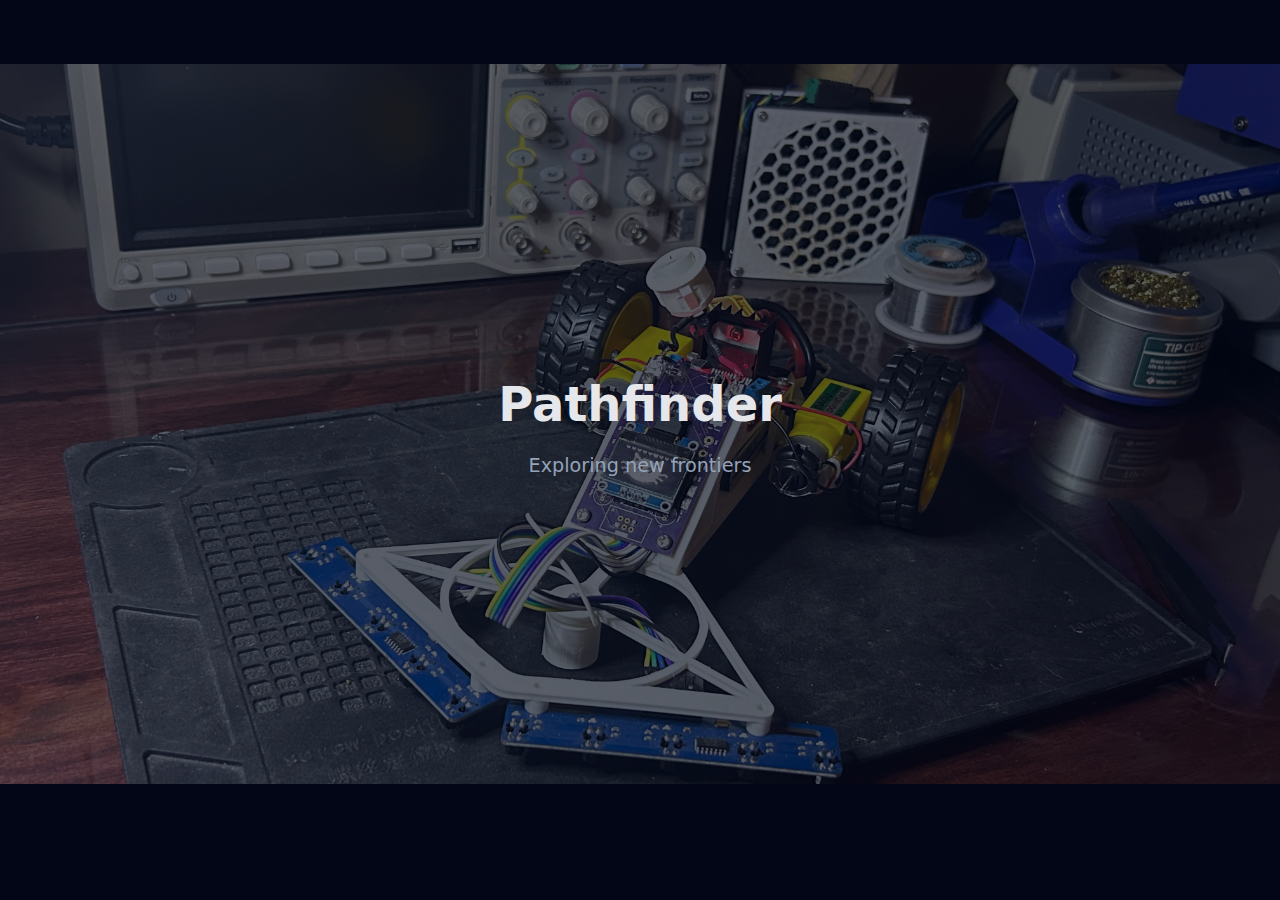
<file: projects/pathfinder.html>
<!DOCTYPE html>
<html lang="en">

<head>
    <meta charset="UTF-8">
    <meta name="viewport" content="width=device-width, initial-scale=1.0">

    <title>Joseph Tobias – Portfolio</title>
    <meta name="description"
        content="Personal portfolio of Joseph Tobias. Programming, simulation systems, and projects.">

    <link rel="stylesheet" href="../style.css">
</head>

<body>

    <!-- ===== Parallax Hero ===== -->
    <header class="hero" style="background-image: url('../assets/Pathfinder.jpg');">
    <div class="hero-content">
        <h1>Pathfinder</h1>
        <p class="subtitle">Exploring new frontiers</p>
    </div>
</header>
</file>
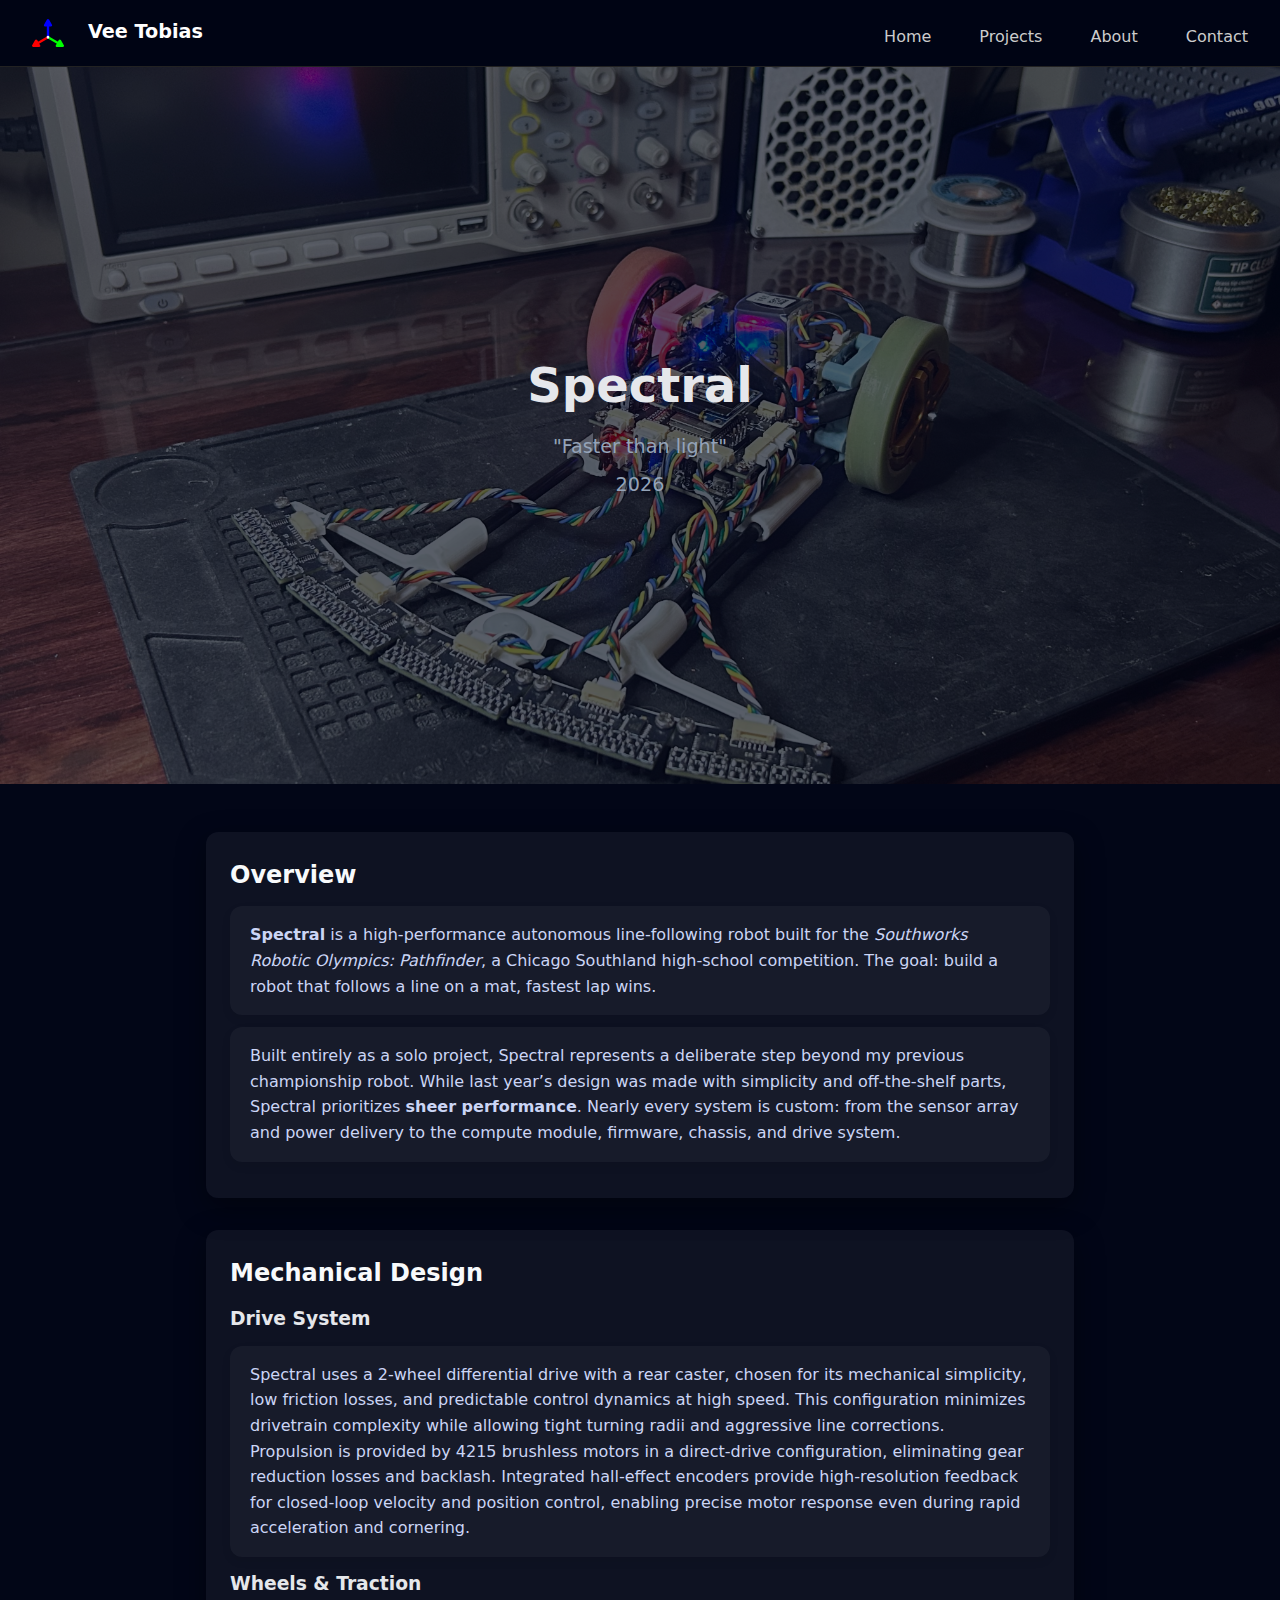
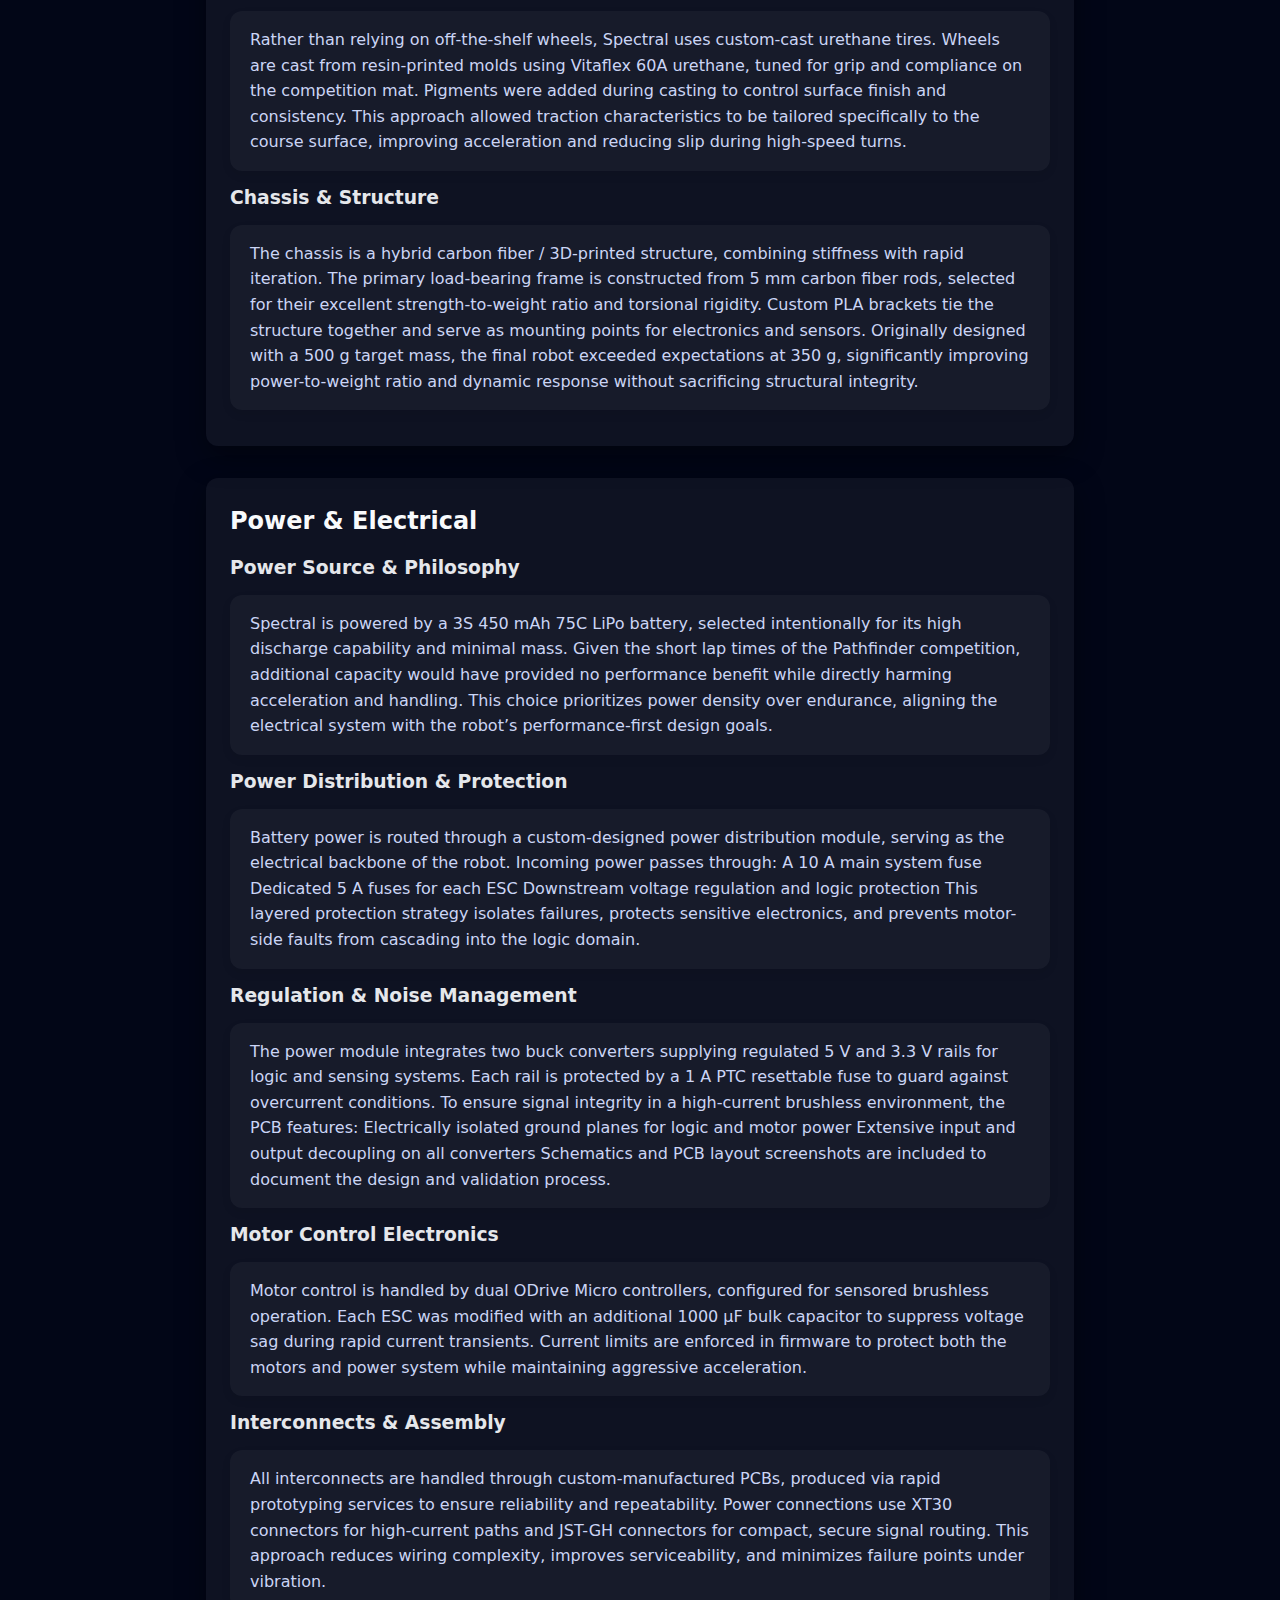
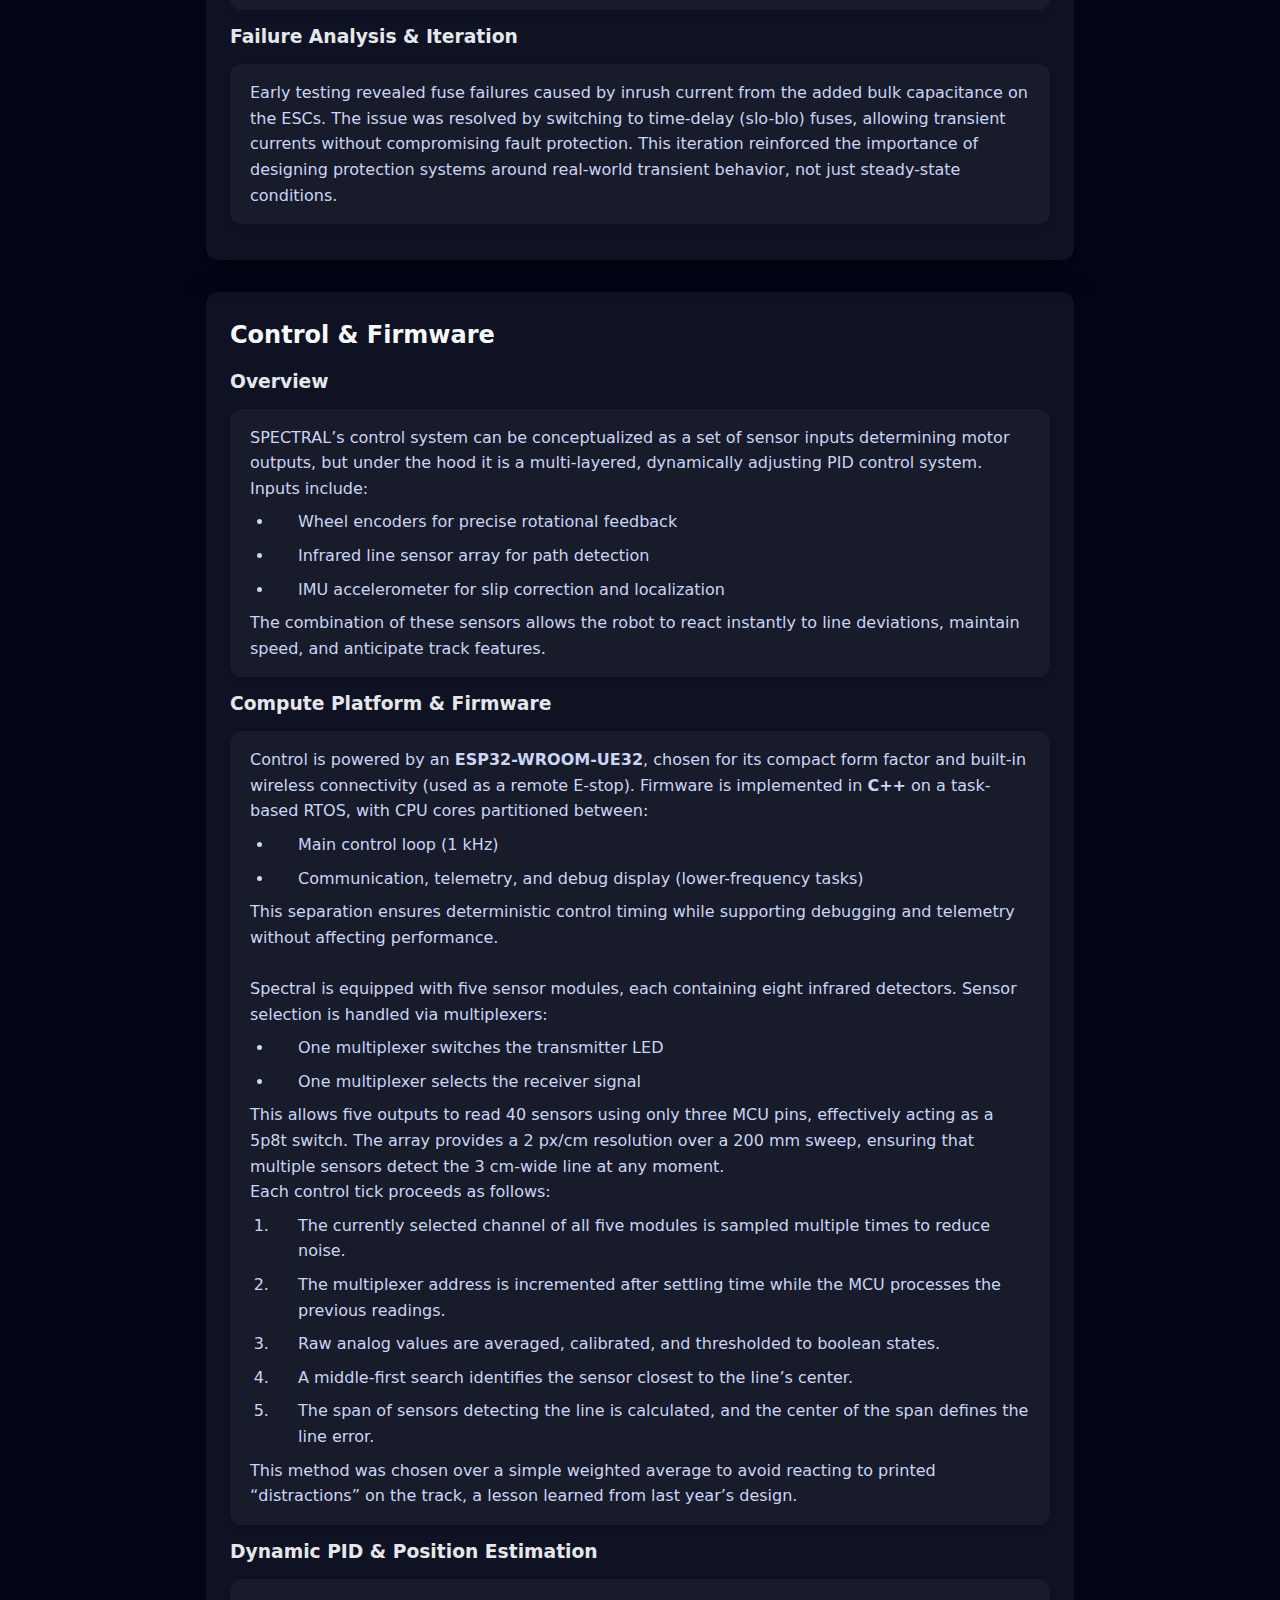
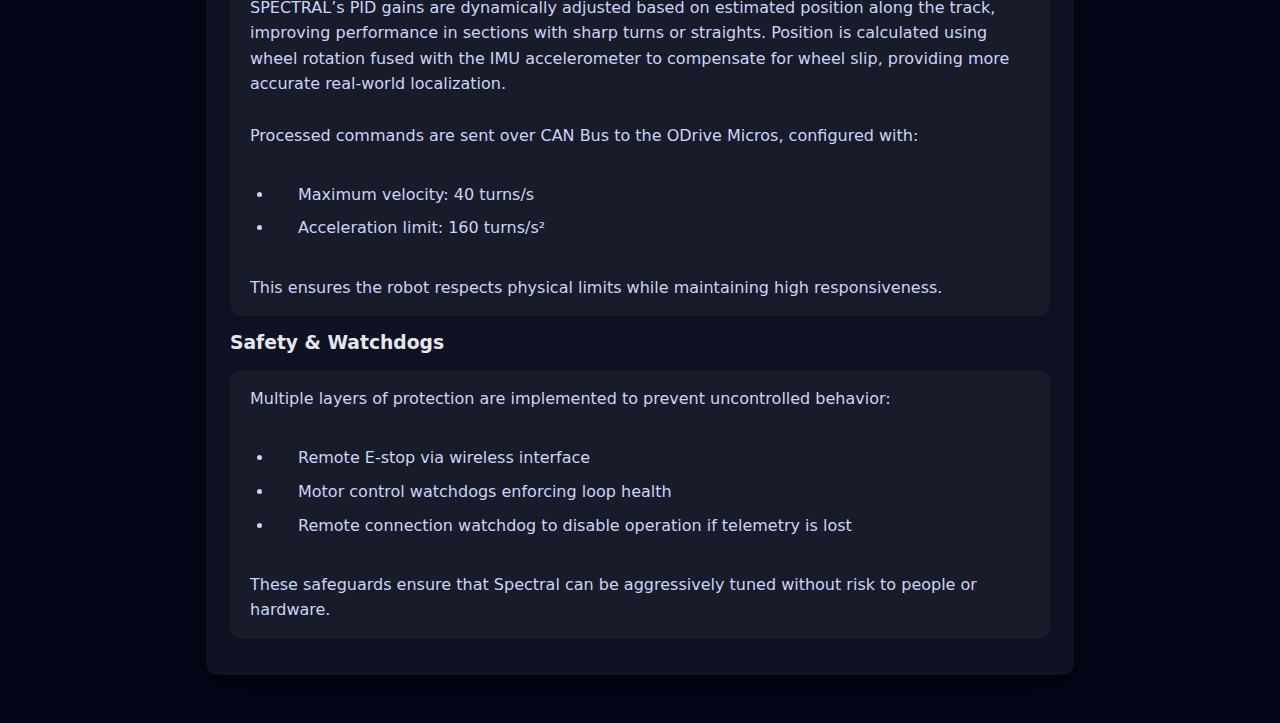
<file: projects/spectral.html>
<!DOCTYPE html>
<html lang="en">

<head>
    <meta charset="UTF-8">
    <meta name="viewport" content="width=device-width, initial-scale=1.0">
    <link rel="icon" href="/assets/gizmo.svg" type="image/x-icon">
    <title>Vee Tobias – Spectral</title>
    <meta name="description" content="Spectral by Vee Tobias.">

    <script src="/scripts/navbar.js" defer></script>
    <link rel="stylesheet" href="/style.css">
</head>

<body>
    <div id="navbar"></div>

    <!-- ===== Parallax Hero ===== -->
    <header class="hero" style="background-image: url('/assets/Spectral.jpg');">
        <div class="hero-content">
            <h1>Spectral</h1>
            <p class="subtitle">"Faster than light"</p>
            <p class="subtitle">2026</p>
        </div>
    </header>

    <main>
        <section class="card"> <!-- Overview -->
            <h2>Overview</h2>

            <div class="subcard">
                <p>
                    <strong>Spectral</strong> is a high-performance autonomous line-following robot built for the
                    <em>Southworks Robotic Olympics: Pathfinder</em>, a Chicago Southland high-school competition.
                    The goal: build a robot that follows a line on a mat, fastest lap wins.
                </p>
            </div>

            <div class="subcard">
                <p>
                    Built entirely as a solo project, Spectral represents a deliberate step beyond my previous
                    championship robot.
                    While last year’s design was made with simplicity and off-the-shelf parts, Spectral prioritizes
                    <strong>sheer performance</strong>.
                    Nearly every system is custom: from the sensor array and power delivery to the compute module,
                    firmware, chassis, and drive system.
                </p>
            </div>
        </section>

        <section class="card"> <!-- Mechanical Design -->
            <h2>Mechanical Design</h2>
            <h3>Drive System</h3>

            <div class="subcard">
                <p>
                    Spectral uses a 2-wheel differential drive with a rear caster, chosen for its mechanical simplicity,
                    low friction losses, and predictable control dynamics at high speed. This configuration minimizes
                    drivetrain complexity while allowing tight turning radii and aggressive line corrections.

                    Propulsion is provided by 4215 brushless motors in a direct-drive configuration, eliminating gear
                    reduction losses and backlash. Integrated hall-effect encoders provide high-resolution feedback for
                    closed-loop velocity and position control, enabling precise motor response even during rapid
                    acceleration and cornering.
                </p>
            </div>
            <h3>Wheels & Traction</h3>
            <div class="subcard">
                <p>
                    Rather than relying on off-the-shelf wheels, Spectral uses custom-cast urethane tires. Wheels are
                    cast from
                    resin-printed molds using Vitaflex 60A urethane, tuned for grip and compliance on the competition
                    mat.
                    Pigments were added during casting to control surface finish and consistency.

                    This approach allowed traction characteristics to be tailored specifically to the course surface,
                    improving
                    acceleration and reducing slip during high-speed turns.
                </p>
            </div>
            <h3>Chassis & Structure</h3>
            <div class="subcard">
                <p>
                    The chassis is a hybrid carbon fiber / 3D-printed structure, combining stiffness with rapid
                    iteration. The
                    primary load-bearing frame is constructed from 5 mm carbon fiber rods, selected for their excellent
                    strength-to-weight ratio and torsional rigidity. Custom PLA brackets tie the structure together and
                    serve as
                    mounting points for electronics and sensors.

                    Originally designed with a 500 g target mass, the final robot exceeded expectations at 350 g,
                    significantly
                    improving power-to-weight ratio and dynamic response without sacrificing structural integrity.
                </p>
            </div>

        </section>

        <section class="card"> <!-- Electrical System -->
            <h2>Power & Electrical</h2>
            <h3>Power Source & Philosophy</h3>
            <div class="subcard">
                <p>
                    Spectral is powered by a 3S 450 mAh 75C LiPo battery, selected intentionally for its high discharge
                    capability and minimal mass. Given the short lap times of the Pathfinder competition, additional
                    capacity
                    would have provided no performance benefit while directly harming acceleration and handling.

                    This choice prioritizes power density over endurance, aligning the electrical system with the
                    robot’s
                    performance-first design goals.
                </p>
            </div>
            <h3>Power Distribution & Protection</h3>
            <div class="subcard">
                <p>
                    Battery power is routed through a custom-designed power distribution module, serving as the
                    electrical
                    backbone of the robot. Incoming power passes through:

                    A 10 A main system fuse

                    Dedicated 5 A fuses for each ESC

                    Downstream voltage regulation and logic protection

                    This layered protection strategy isolates failures, protects sensitive electronics, and prevents
                    motor-side
                    faults from cascading into the logic domain.
                </p>
            </div>
            <h3>Regulation & Noise Management</h3>
            <div class="subcard">
                <p>
                    The power module integrates two buck converters supplying regulated 5 V and 3.3 V rails for logic
                    and
                    sensing systems. Each rail is protected by a 1 A PTC resettable fuse to guard against overcurrent
                    conditions.

                    To ensure signal integrity in a high-current brushless environment, the PCB features:

                    Electrically isolated ground planes for logic and motor power

                    Extensive input and output decoupling on all converters

                    Schematics and PCB layout screenshots are included to document the design and validation process.
                </p>
            </div>
            <h3>Motor Control Electronics</h3>
            <div class="subcard">
                <p>
                    Motor control is handled by dual ODrive Micro controllers, configured for sensored brushless
                    operation. Each
                    ESC was modified with an additional 1000 µF bulk capacitor to suppress voltage sag during rapid
                    current
                    transients.

                    Current limits are enforced in firmware to protect both the motors and power system while
                    maintaining
                    aggressive acceleration.
                </p>
            </div>
            <h3>Interconnects & Assembly</h3>
            <div class="subcard">
                <p>
                    All interconnects are handled through custom-manufactured PCBs, produced via rapid prototyping
                    services to
                    ensure reliability and repeatability. Power connections use XT30 connectors for
                    high-current
                    paths and JST-GH connectors for compact, secure signal routing.

                    This approach reduces wiring complexity, improves serviceability, and minimizes failure points under
                    vibration.
                </p>
            </div>
            <h3>Failure Analysis & Iteration</h3>
            <div class="subcard">
                <p>
                    Early testing revealed fuse failures caused by inrush current from the added bulk capacitance on the
                    ESCs.
                    The issue was resolved by switching to time-delay (slo-blo) fuses, allowing transient currents
                    without
                    compromising fault protection.

                    This iteration reinforced the importance of designing protection systems around real-world transient
                    behavior, not just steady-state conditions.
                </p>
            </div>
        </section>

        <section class="card"> <!-- Control & Firmware -->
            <h2>Control & Firmware</h2>

            <h3>Overview</h3>
            <div class="subcard">
                <p>
                    SPECTRAL’s control system can be conceptualized as a set of sensor inputs determining motor outputs,
                    but under the hood it is a multi-layered, dynamically adjusting PID control system. Inputs include:
                </p>
                <ul>
                    <li>Wheel encoders for precise rotational feedback</li>
                    <li>Infrared line sensor array for path detection</li>
                    <li>IMU accelerometer for slip correction and localization</li>
                </ul>
                <p>
                    The combination of these sensors allows the robot to react instantly to line deviations, maintain
                    speed, and
                    anticipate track features.
                </p>
            </div>

            <h3>Compute Platform & Firmware</h3>
            <div class="subcard">
                <p>
                    Control is powered by an <strong>ESP32-WROOM-UE32</strong>, chosen for its compact form factor and
                    built-in wireless connectivity (used as a remote E-stop). Firmware is implemented in
                    <strong>C++</strong> on a task-based RTOS, with CPU cores partitioned between:
                </p>
                <ul>
                    <li>Main control loop (1 kHz)</li>
                    <li>Communication, telemetry, and debug display (lower-frequency tasks)</li>
                </ul>
                <p>
                    This separation ensures deterministic control timing while supporting debugging and telemetry
                    without affecting performance.
                </p>

                <br>

                <p>Spectral is equipped with five sensor modules, each containing eight infrared detectors. Sensor
                    selection is handled via multiplexers:</p>
                <ul>
                    <li>One multiplexer switches the transmitter LED</li>
                    <li>One multiplexer selects the receiver signal</li>
                </ul>
                <p>
                    This allows five outputs to read 40 sensors using only three MCU pins, effectively acting as a 5p8t
                    switch.
                    The array provides a 2 px/cm resolution over a 200 mm sweep, ensuring that multiple sensors detect
                    the 3 cm-wide line at any moment.
                </p>
                <p>Each control tick proceeds as follows:</p>
                <ol>
                    <li>The currently selected channel of all five modules is sampled multiple times to reduce noise.
                    </li>
                    <li>The multiplexer address is incremented after settling time while the MCU processes the previous
                        readings.</li>
                    <li>Raw analog values are averaged, calibrated, and thresholded to boolean states.</li>
                    <li>A middle-first search identifies the sensor closest to the line’s center.</li>
                    <li>The span of sensors detecting the line is calculated, and the center of the span defines the
                        line error.</li>
                </ol>
                <p>
                    This method was chosen over a simple weighted average to avoid reacting to printed “distractions” on
                    the track, a lesson learned from last year’s design.
                </p>
            </div>

            <h3>Dynamic PID & Position Estimation</h3>
            <div class="subcard">
                <p>
                    SPECTRAL’s PID gains are dynamically adjusted based on estimated position along the track, improving
                    performance in sections with sharp turns or straights. Position is calculated using wheel rotation
                    fused with the IMU accelerometer to compensate for wheel slip, providing more accurate real-world
                    localization.
                </p>

                <br>
                <p>Processed commands are sent over CAN Bus to the ODrive Micros, configured with:</p>
                <br>
                <ul>
                    <li>Maximum velocity: 40 turns/s</li>
                    <li>Acceleration limit: 160 turns/s²</li>
                </ul>
                <br>
                <p>
                    This ensures the robot respects physical limits while maintaining high responsiveness.
                </p>
            </div>

            <h3>Safety & Watchdogs</h3>
            <div class="subcard">
                <p>Multiple layers of protection are implemented to prevent uncontrolled behavior:</p>
                <br>
                <ul>
                    <li>Remote E-stop via wireless interface</li>
                    <li>Motor control watchdogs enforcing loop health</li>
                    <li>Remote connection watchdog to disable operation if telemetry is lost</li>
                </ul>
                <br>
                <p>
                    These safeguards ensure that Spectral can be aggressively tuned without risk to people or hardware.
                </p>
            </div>
        </section>




    </main>

</body>
</file>
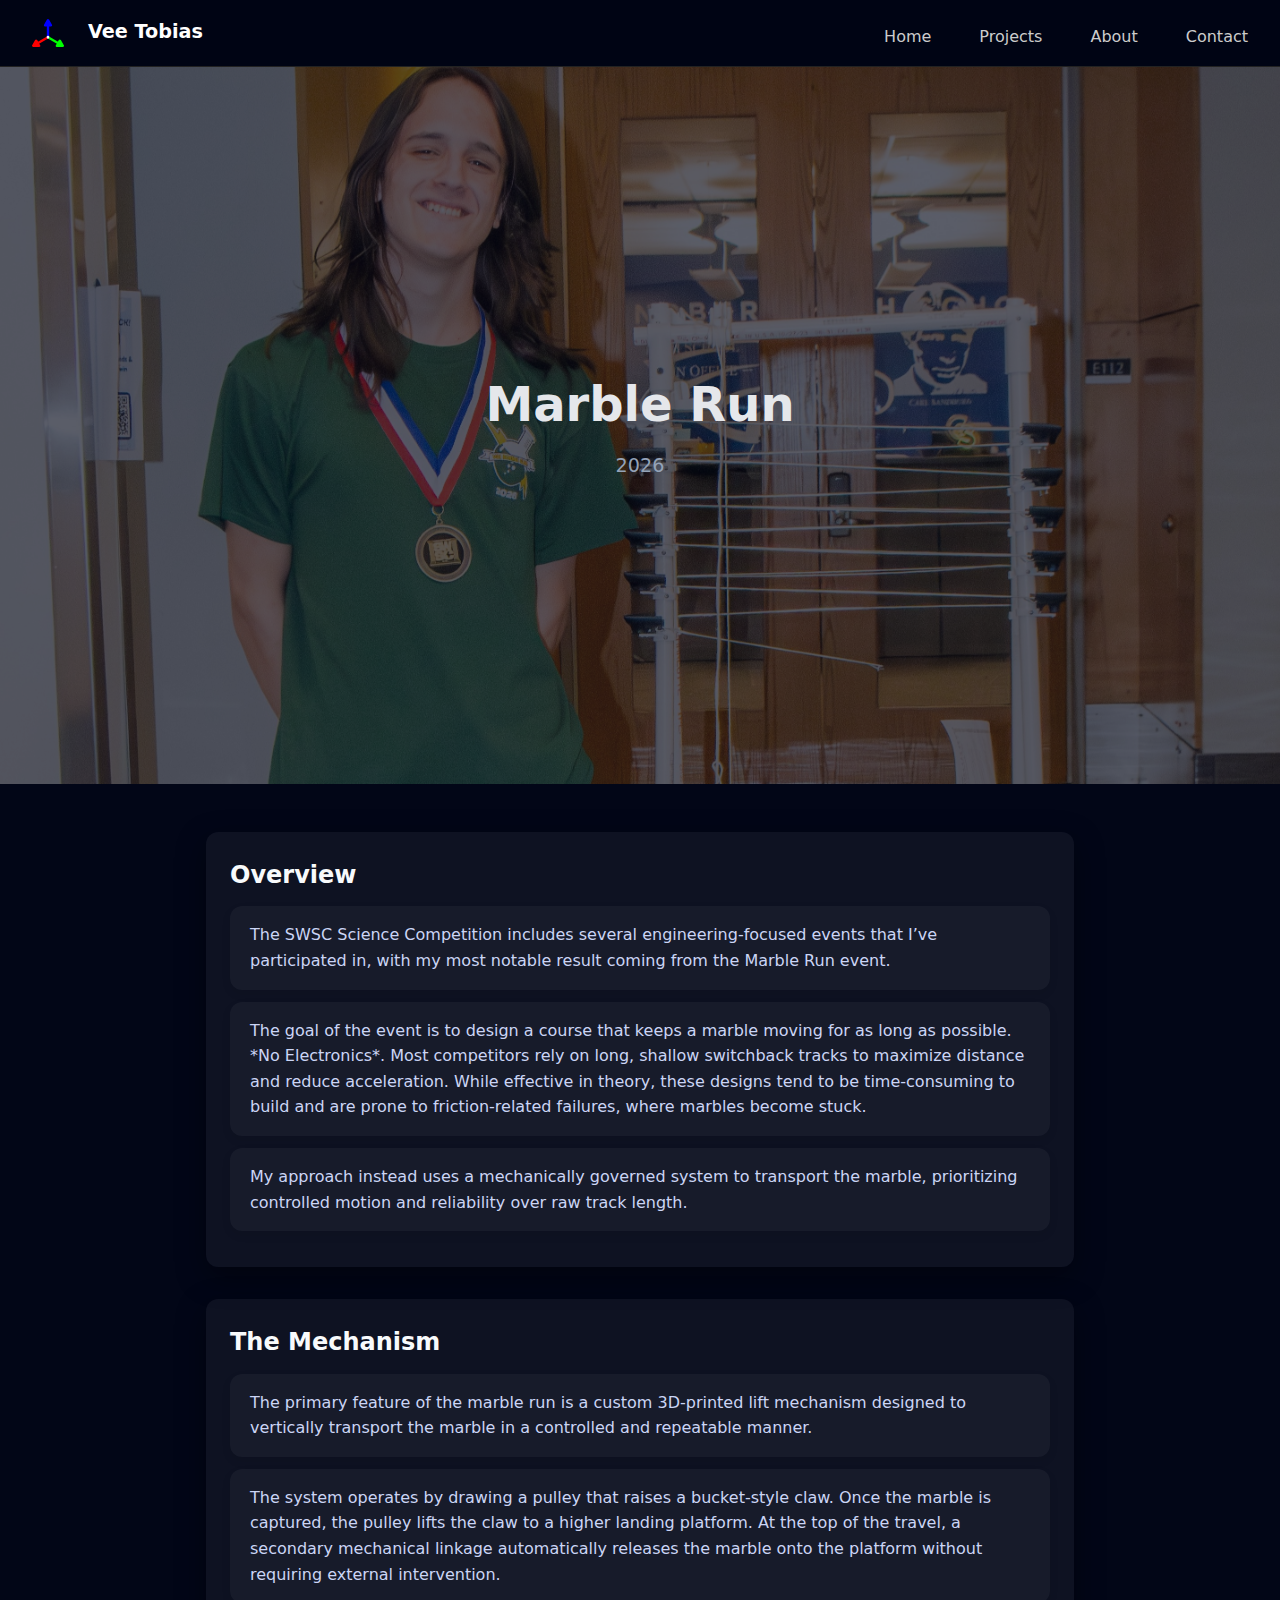
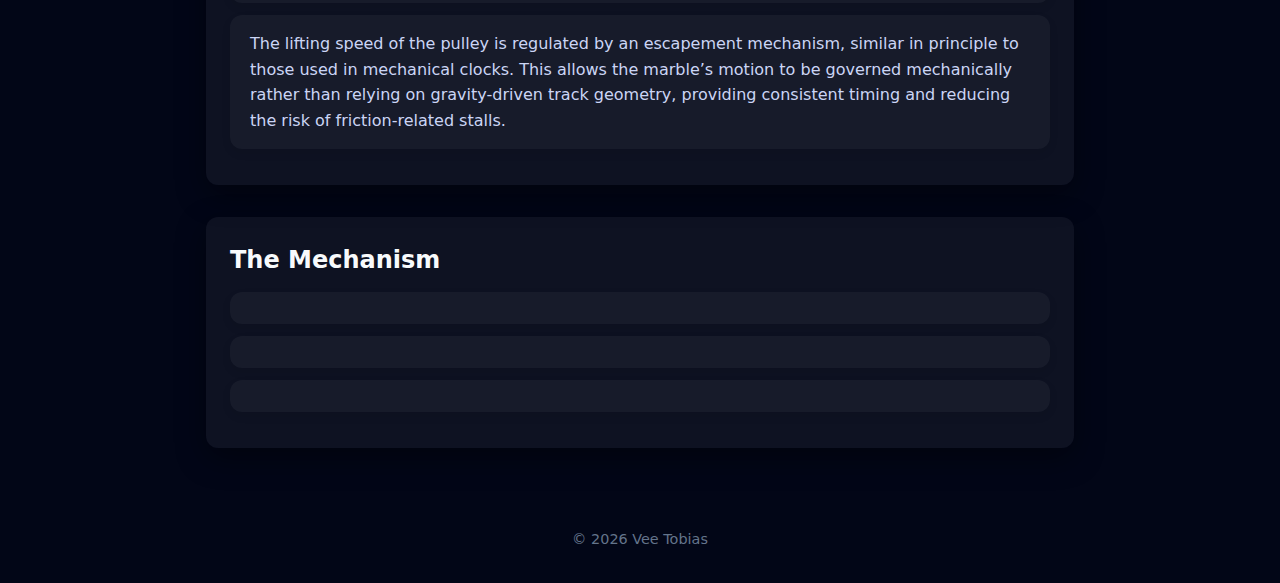
<file: projects/marblerun/marblerun.html>
<!DOCTYPE html>
<html lang="en">

<head>
    <meta charset="UTF-8">
    <meta name="viewport" content="width=device-width, initial-scale=1.0">
    <link rel="icon" href="/assets/gizmo.svg" type="image/x-icon">
    <title>Vee Tobias – Marble Run</title>
    <meta name="description" content="Marble Run by Vee Tobias.">
    <script src="/scripts/navbar.js" defer></script>
    <link rel="stylesheet" href="/style.css">
</head>

<body>
    <div id="navbar"></div>

    <!-- ===== Parallax Hero ===== -->
    <header class="hero" style="background-image: url('/projects/marblerun/MarbleRun.jpg');">
        <div class="hero-content">
            <h1>Marble Run</h1>
            <p class="subtitle">2026</p>
        </div>
    </header>
    <main>
        <section class="card">
            <h2>Overview</h2>
            <div class="subcard">
                <p>
                    The SWSC Science Competition includes several engineering-focused events that I’ve participated in,
                    with
                    my most notable result coming from the Marble Run event.

                </p>
            </div>
            <div class="subcard">
                <p>
                    The goal of the event is to design a course that keeps a marble moving for as long as possible. *No
                    Electronics*. Most
                    competitors rely on long, shallow switchback tracks to maximize distance and reduce acceleration.
                    While
                    effective in theory, these designs tend to be time-consuming to build and are prone to
                    friction-related
                    failures, where marbles become stuck.
                </p>
            </div>
            <div class="subcard">
                <p>
                    My approach instead uses a mechanically governed system to transport the marble, prioritizing
                    controlled
                    motion and reliability over raw track length.
                </p>
            </div>

        </section>

        <section class="card">
            <h2>The Mechanism</h2>
            <div class="subcard">
                <p>
                    The primary feature of the marble run is a custom 3D-printed lift mechanism designed to vertically
                    transport the marble in a controlled and repeatable manner.
                </p>
            </div>
            <div class="subcard">
                <p>
                    The system operates by drawing a pulley that raises a bucket-style claw. Once the marble is
                    captured,
                    the pulley lifts the claw to a higher landing platform. At the top of the travel, a secondary
                    mechanical
                    linkage automatically releases the marble onto the platform without requiring external intervention.
                </p>
            </div>
            <div class="subcard">
                <p>
                    The lifting speed of the pulley is regulated by an escapement mechanism, similar in principle to
                    those
                    used in mechanical clocks. This allows the marble’s motion to be governed mechanically rather than
                    relying on gravity-driven track geometry, providing consistent timing and reducing the risk of
                    friction-related stalls.
                </p>
            </div>
        </section>

        <section class="card">
            <h2>The Mechanism</h2>
            <div class="subcard">
                <p>

                </p>
            </div>
            <div class="subcard">
                <p>

                </p>
            </div>
            <div class="subcard">
                <p>

                </p>
            </div>
        </section>
    </main>
    <footer>
        <p>© 2026 Vee Tobias</p>
    </footer>
</body>
</file>
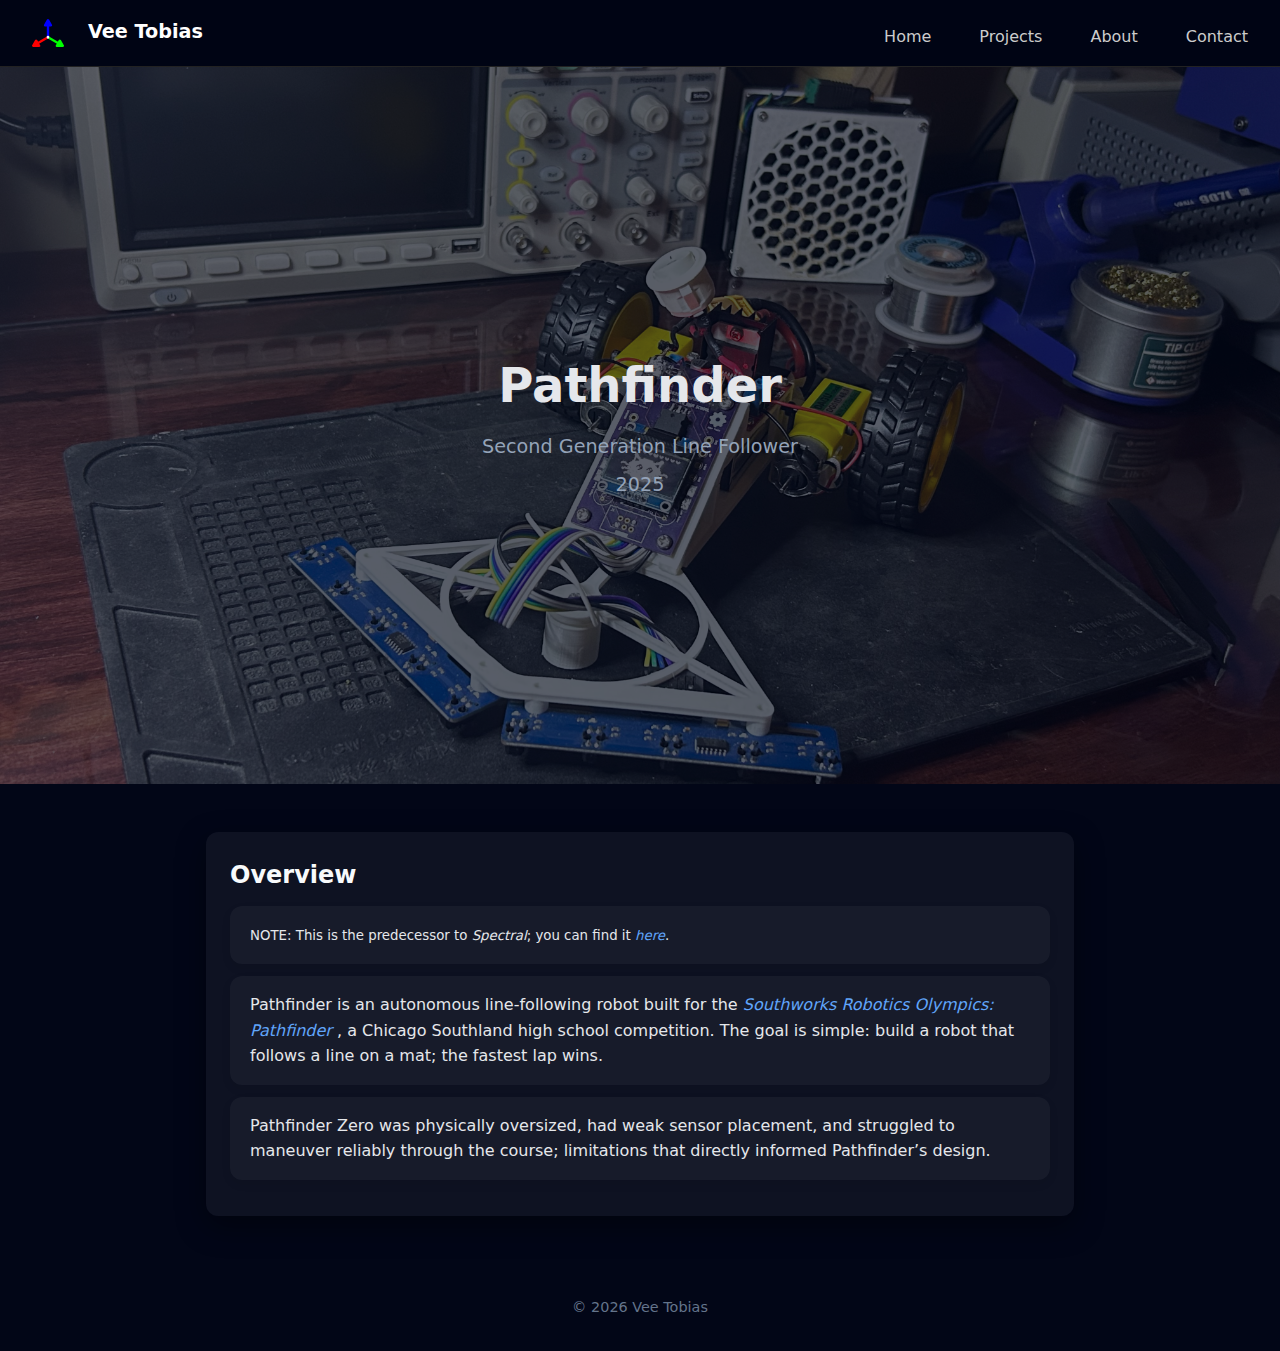
<file: projects/pathfinder/pathfinder.html>
<!DOCTYPE html>
<html lang="en">

<head>
    <meta charset="UTF-8">
    <meta name="viewport" content="width=device-width, initial-scale=1.0">
    <link rel="icon" href="/assets/gizmo.svg" type="image/x-icon">
    <meta name="description" content="Pathfinder by Vee Tobias.">
    <title>Vee Tobias – Pathfinder</title>
    <script src="/scripts/navbar.js" defer></script>
    <link rel="stylesheet" href="/style.css">
</head>

<body>
    <div id="navbar"></div>
    <!-- ===== Parallax Hero ===== -->
    <header class="hero" style="background-image: url('/projects/pathfinder/Pathfinder.jpg');">
        <div class="hero-content">
            <h1>Pathfinder</h1>
            <p class="subtitle">Second Generation Line Follower</p>
            <p class="subtitle">2025</p>
        </div>
    </header>
    <main>
        <section class="card">
            <h2>Overview</h2>

            <div class="subcard">
                <small>
                    NOTE: This is the predecessor to <em>Spectral</em>; you can find it
                    <a href="/projects/spectral/spectral.html"><em>here</em></a>.
                </small>
            </div>

            <div class="subcard">
                Pathfinder is an autonomous line-following robot built for the
                <a href="https://www.southworksrobotics.com/" target="_blank" rel="noopener noreferrer">
                    <em>Southworks Robotics Olympics: Pathfinder</em>
                </a>,
                a Chicago Southland high school competition.
                The goal is simple: build a robot that follows a line on a mat; the fastest lap wins.
            </div>

            <div class="subcard">
                Pathfinder Zero was physically oversized, had weak sensor placement,
                and struggled to maneuver reliably through the course; limitations
                that directly informed Pathfinder’s design.

            </div>
        </section>

    </main>
    <footer>
        <p>© 2026 Vee Tobias</p>
    </footer>
</body>
</file>
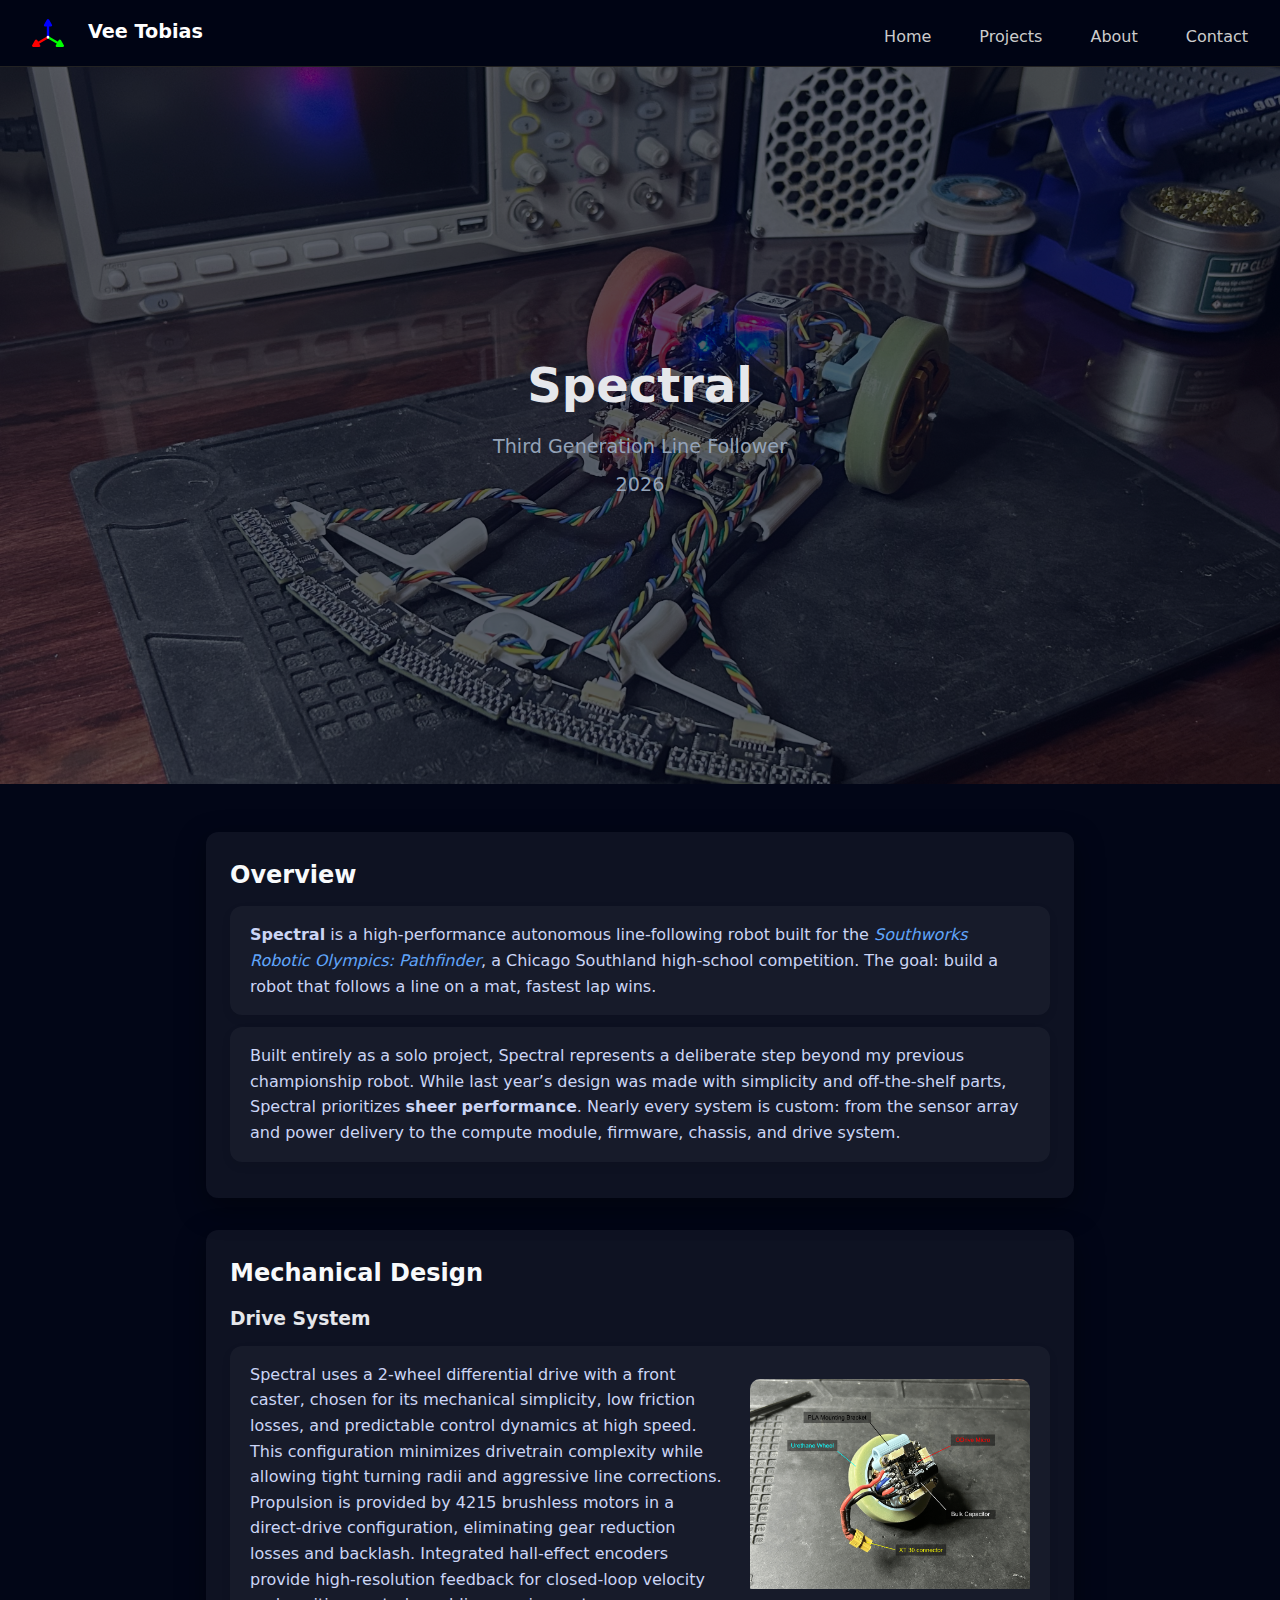
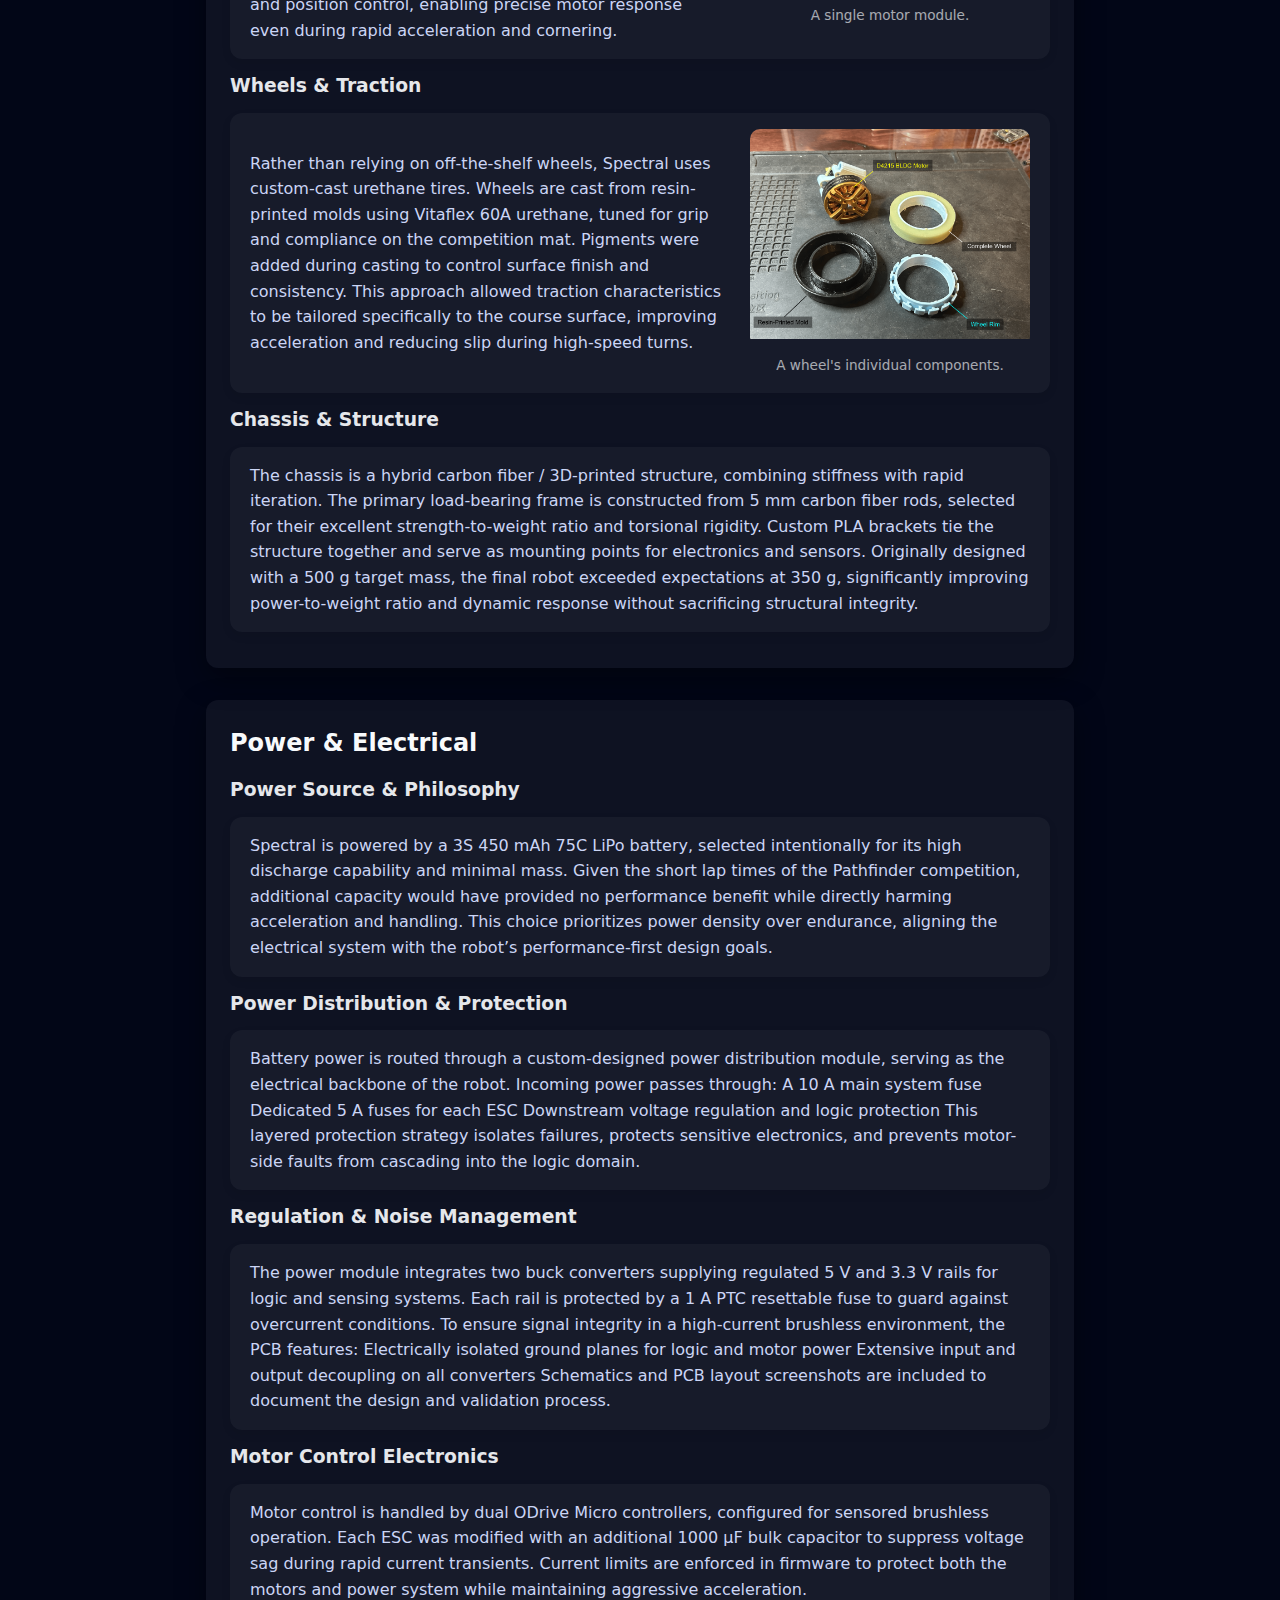
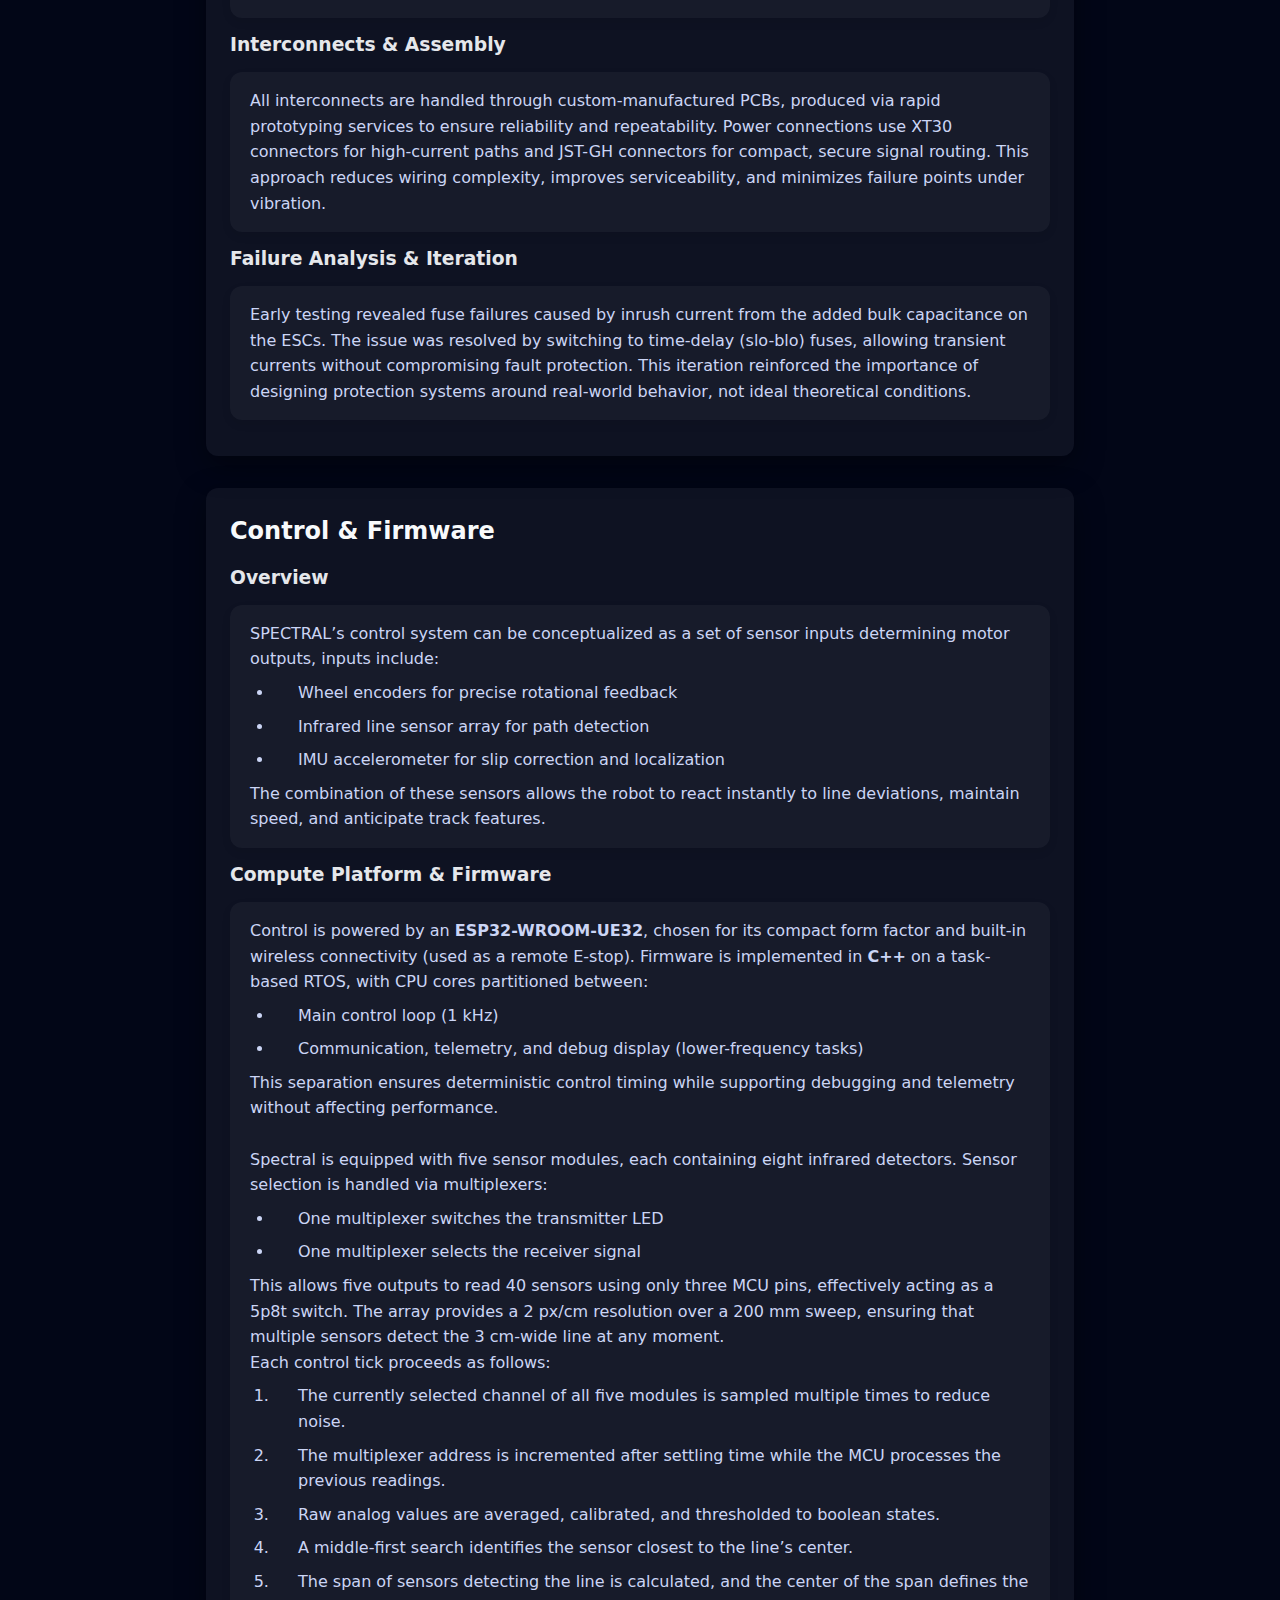
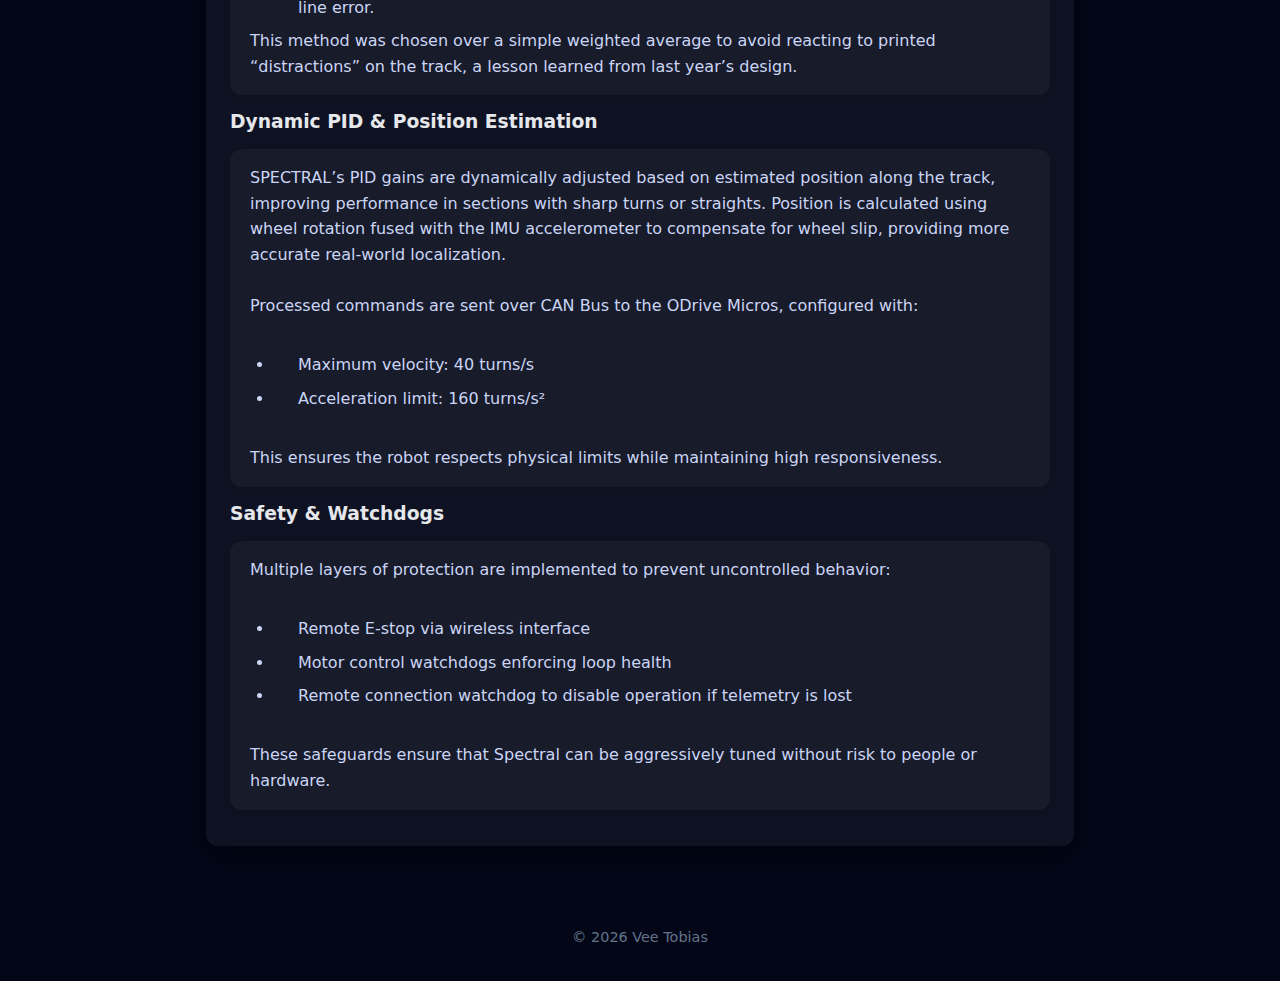
<file: projects/spectral/spectral.html>
<!DOCTYPE html>
<html lang="en">

<head>
    <meta charset="UTF-8">
    <meta name="viewport" content="width=device-width, initial-scale=1.0">
    <link rel="icon" href="/assets/gizmo.svg" type="image/x-icon">
    <title>Vee Tobias – Spectral</title>
    <meta name="description" content="Spectral by Vee Tobias.">

    <script src="/scripts/navbar.js" defer></script>
    <link rel="stylesheet" href="/style.css">
</head>

<body>
    <div id="navbar"></div>

    <!-- ===== Parallax Hero ===== -->
    <header class="hero" style="background-image: url('/projects/spectral/Spectral.jpg');">
        <div class="hero-content">
            <h1>Spectral</h1>
            <p class="subtitle">Third Generation Line Follower</p>
            <p class="subtitle">2026</p>
        </div>
    </header>

    <main>
        <section class="card"> <!-- Overview -->
            <h2>Overview</h2>

            <div class="subcard">
                <p>
                    <strong>Spectral</strong> is a high-performance autonomous line-following robot built for the
                    <a href="https://www.southworksrobotics.com/" target="_blank"
                        rel="noopener noreferrer"><em>Southworks
                            Robotic
                            Olympics: Pathfinder</em></a>, a Chicago Southland high-school competition.
                    The goal: build a robot that follows a line on a mat, fastest lap wins.
                </p>
            </div>

            <div class="subcard">
                <p>
                    Built entirely as a solo project, Spectral represents a deliberate step beyond my previous
                    championship robot.
                    While last year’s design was made with simplicity and off-the-shelf parts, Spectral prioritizes
                    <strong>sheer performance</strong>.
                    Nearly every system is custom: from the sensor array and power delivery to the compute module,
                    firmware, chassis, and drive system.
                </p>
            </div>
        </section>

        <section class="card"> <!-- Mechanical Design -->
            <h2>Mechanical Design</h2>
            <h3>Drive System</h3>

            <div class="subcard subcard-flex">
                <div class="subcard-text">
                    <p>
                        Spectral uses a 2-wheel differential drive with a front caster, chosen for its mechanical
                        simplicity,
                        low friction losses, and predictable control dynamics at high speed. This configuration
                        minimizes
                        drivetrain complexity while allowing tight turning radii and aggressive line corrections.

                        Propulsion is provided by 4215 brushless motors in a direct-drive configuration, eliminating
                        gear
                        reduction losses and backlash. Integrated hall-effect encoders provide high-resolution feedback
                        for
                        closed-loop velocity and position control, enabling precise motor response even during rapid
                        acceleration and cornering.
                    </p>
                </div>

                <figure class="subcard-figure">
                    <div class="image-zoom-container">
                    <img src="wheel_module.png" alt="Spectral Wheel Module">
                    </div>
                    <figcaption>
                        A single motor module.
                    </figcaption>
                </figure>
            </div>
            <h3>Wheels & Traction</h3>
            <div class="subcard subcard-flex">
                <div class="subcard-text">
                    <p>
                        Rather than relying on off-the-shelf wheels, Spectral uses custom-cast urethane tires. Wheels
                        are
                        cast from
                        resin-printed molds using Vitaflex 60A urethane, tuned for grip and compliance on the
                        competition
                        mat.
                        Pigments were added during casting to control surface finish and consistency.

                        This approach allowed traction characteristics to be tailored specifically to the course
                        surface,
                        improving
                        acceleration and reducing slip during high-speed turns.
                    </p>
                </div>

                <figure class="subcard-figure">

                    <div class="image-zoom-container">
                        <img src="wheel_expanded.png" alt="Spectral drivetrain">
                    </div>
                    <figcaption>
                        A wheel's individual components.
                    </figcaption>
                </figure>
            </div>
            <h3>Chassis & Structure</h3>
            <div class="subcard">
                <p>
                    The chassis is a hybrid carbon fiber / 3D-printed structure, combining stiffness with rapid
                    iteration. The
                    primary load-bearing frame is constructed from 5 mm carbon fiber rods, selected for their excellent
                    strength-to-weight ratio and torsional rigidity. Custom PLA brackets tie the structure together and
                    serve as
                    mounting points for electronics and sensors.

                    Originally designed with a 500 g target mass, the final robot exceeded expectations at 350 g,
                    significantly
                    improving power-to-weight ratio and dynamic response without sacrificing structural integrity.
                </p>
            </div>

        </section>

        <section class="card"> <!-- Electrical System -->
            <h2>Power & Electrical</h2>
            <h3>Power Source & Philosophy</h3>
            <div class="subcard">
                <p>
                    Spectral is powered by a 3S 450 mAh 75C LiPo battery, selected intentionally for its high discharge
                    capability and minimal mass. Given the short lap times of the Pathfinder competition, additional
                    capacity
                    would have provided no performance benefit while directly harming acceleration and handling.

                    This choice prioritizes power density over endurance, aligning the electrical system with the
                    robot’s
                    performance-first design goals.
                </p>
            </div>
            <h3>Power Distribution & Protection</h3>
            <div class="subcard">
                <p>
                    Battery power is routed through a custom-designed power distribution module, serving as the
                    electrical
                    backbone of the robot. Incoming power passes through:

                    A 10 A main system fuse

                    Dedicated 5 A fuses for each ESC

                    Downstream voltage regulation and logic protection

                    This layered protection strategy isolates failures, protects sensitive electronics, and prevents
                    motor-side
                    faults from cascading into the logic domain.
                </p>
            </div>
            <h3>Regulation & Noise Management</h3>
            <div class="subcard">
                <p>
                    The power module integrates two buck converters supplying regulated 5 V and 3.3 V rails for logic
                    and
                    sensing systems. Each rail is protected by a 1 A PTC resettable fuse to guard against overcurrent
                    conditions.

                    To ensure signal integrity in a high-current brushless environment, the PCB features:

                    Electrically isolated ground planes for logic and motor power

                    Extensive input and output decoupling on all converters

                    Schematics and PCB layout screenshots are included to document the design and validation process.
                </p>
            </div>
            <h3>Motor Control Electronics</h3>
            <div class="subcard">
                <p>
                    Motor control is handled by dual ODrive Micro controllers, configured for sensored brushless
                    operation. Each
                    ESC was modified with an additional 1000 µF bulk capacitor to suppress voltage sag during rapid
                    current
                    transients.

                    Current limits are enforced in firmware to protect both the motors and power system while
                    maintaining
                    aggressive acceleration.
                </p>
            </div>
            <h3>Interconnects & Assembly</h3>
            <div class="subcard">
                <p>
                    All interconnects are handled through custom-manufactured PCBs, produced via rapid prototyping
                    services to
                    ensure reliability and repeatability. Power connections use XT30 connectors for
                    high-current
                    paths and JST-GH connectors for compact, secure signal routing.

                    This approach reduces wiring complexity, improves serviceability, and minimizes failure points under
                    vibration.
                </p>
            </div>
            <h3>Failure Analysis & Iteration</h3>
            <div class="subcard">
                <p>
                    Early testing revealed fuse failures caused by inrush current from the added bulk capacitance on the
                    ESCs.
                    The issue was resolved by switching to time-delay (slo-blo) fuses, allowing transient currents
                    without
                    compromising fault protection.

                    This iteration reinforced the importance of designing protection systems around real-world
                    behavior, not ideal theoretical conditions.
                </p>
            </div>
        </section>

        <section class="card"> <!-- Control & Firmware -->
            <h2>Control & Firmware</h2>

            <h3>Overview</h3>
            <div class="subcard">
                <p>
                    SPECTRAL’s control system can be conceptualized as a set of sensor inputs determining motor outputs,
                    inputs include:
                </p>
                <ul>
                    <li>Wheel encoders for precise rotational feedback</li>
                    <li>Infrared line sensor array for path detection</li>
                    <li>IMU accelerometer for slip correction and localization</li>
                </ul>
                <p>
                    The combination of these sensors allows the robot to react instantly to line deviations, maintain
                    speed, and
                    anticipate track features.
                </p>
            </div>

            <h3>Compute Platform & Firmware</h3>
            <div class="subcard">
                <p>
                    Control is powered by an <strong>ESP32-WROOM-UE32</strong>, chosen for its compact form factor and
                    built-in wireless connectivity (used as a remote E-stop). Firmware is implemented in
                    <strong>C++</strong> on a task-based RTOS, with CPU cores partitioned between:
                </p>
                <ul>
                    <li>Main control loop (1 kHz)</li>
                    <li>Communication, telemetry, and debug display (lower-frequency tasks)</li>
                </ul>
                <p>
                    This separation ensures deterministic control timing while supporting debugging and telemetry
                    without affecting performance.
                </p>

                <br>

                <p>Spectral is equipped with five sensor modules, each containing eight infrared detectors. Sensor
                    selection is handled via multiplexers:</p>
                <ul>
                    <li>One multiplexer switches the transmitter LED</li>
                    <li>One multiplexer selects the receiver signal</li>
                </ul>
                <p>
                    This allows five outputs to read 40 sensors using only three MCU pins, effectively acting as a 5p8t
                    switch.
                    The array provides a 2 px/cm resolution over a 200 mm sweep, ensuring that multiple sensors detect
                    the 3 cm-wide line at any moment.
                </p>
                <p>Each control tick proceeds as follows:</p>
                <ol>
                    <li>The currently selected channel of all five modules is sampled multiple times to reduce noise.
                    </li>
                    <li>The multiplexer address is incremented after settling time while the MCU processes the previous
                        readings.</li>
                    <li>Raw analog values are averaged, calibrated, and thresholded to boolean states.</li>
                    <li>A middle-first search identifies the sensor closest to the line’s center.</li>
                    <li>The span of sensors detecting the line is calculated, and the center of the span defines the
                        line error.</li>
                </ol>
                <p>
                    This method was chosen over a simple weighted average to avoid reacting to printed “distractions” on
                    the track, a lesson learned from last year’s design.
                </p>
            </div>

            <h3>Dynamic PID & Position Estimation</h3>
            <div class="subcard">
                <p>
                    SPECTRAL’s PID gains are dynamically adjusted based on estimated position along the track, improving
                    performance in sections with sharp turns or straights. Position is calculated using wheel rotation
                    fused with the IMU accelerometer to compensate for wheel slip, providing more accurate real-world
                    localization.
                </p>

                <br>
                <p>Processed commands are sent over CAN Bus to the ODrive Micros, configured with:</p>
                <br>
                <ul>
                    <li>Maximum velocity: 40 turns/s</li>
                    <li>Acceleration limit: 160 turns/s²</li>
                </ul>
                <br>
                <p>
                    This ensures the robot respects physical limits while maintaining high responsiveness.
                </p>
            </div>

            <h3>Safety & Watchdogs</h3>
            <div class="subcard">
                <p>Multiple layers of protection are implemented to prevent uncontrolled behavior:</p>
                <br>
                <ul>
                    <li>Remote E-stop via wireless interface</li>
                    <li>Motor control watchdogs enforcing loop health</li>
                    <li>Remote connection watchdog to disable operation if telemetry is lost</li>
                </ul>
                <br>
                <p>
                    These safeguards ensure that Spectral can be aggressively tuned without risk to people or hardware.
                </p>
            </div>
        </section>




    </main>
    <footer>
        <p>© 2026 Vee Tobias</p>
    </footer>
    <script src="/scripts/magnify.js"></script>

</body>
</file>
<file: style.css>
/* ===== Reset ===== */
* {
    margin: 0;
    padding: 0;
    box-sizing: border-box;
}

/* ===== Base ===== */
body {
    margin-top: 64px;
    font-family: system-ui, -apple-system, BlinkMacSystemFont, "Segoe UI", sans-serif;
    background-color: #020617;
    color: #e5e7eb;
    line-height: 1.6;
}

/* ===== Navbar ===== */
.navbar {
    position: fixed;
    top: 0;
    left: 0;
    right: 0;
    display: flex;
    justify-content: space-between;

    align-items: center;

    padding: 1rem 2rem;
    background: #000414;
    border-bottom: 1px solid #222;
    z-index: 1000;
}

.logo {
    font-size: 1.2rem;
    font-weight: bold;
    color: white;
    text-decoration: none;
}

.logo-icon {
    width: 32px;
    height: 32px;
    vertical-align: middle;
    margin-right: 0.5rem;
}

.nav-left {
    display: flex;
    align-items: center;
    gap: 1rem;
}

.nav-links {
    list-style: none;
    display: flex;
    gap: 1.5rem;
    margin: 0;
    padding: 0;
}

.nav-links a {
    color: #ccc;
    text-decoration: none;
    transition: color 0.2s ease;
}

.nav-links a:hover {
    color: white;
}

/* ===== Parallax Hero ===== */
.hero {
    position: relative;
    min-height: 80vh;
    max-height: 90vh;

    background-size: cover;
    background-position: center;
    background-repeat: no-repeat;
    background-attachment: fixed;

    display: flex;
    align-items: center;
    justify-content: center;
}

/* Dark overlay for readability */
.hero::before {
    content: "";
    position: absolute;
    inset: 0;
    background: rgba(2, 6, 23, 0.65);
}

/* Hero content sits above overlay */
.hero-content {
    position: relative;
    text-align: center;
    padding: 2rem;

}

.hero h1 {
    font-size: 3rem;
    font-weight: 700;
}

.subtitle {
    margin-top: 0.5rem;
    font-size: 1.2rem;
    color: #94a3b8;
}

/* ===== Main Layout ===== */
main {
    max-width: 900px;
    margin: 0 auto;
    padding: 3rem 1rem;
    display: grid;
    gap: 2rem;
}

/* ===== Cards ===== */
.card {
    background: rgba(255, 255, 255, 0.05);
    border-radius: 12px;
    padding: 1.5rem;
    box-shadow: 0 10px 30px rgba(0, 0, 0, 0.4);
}

.card h2 {
    margin-bottom: 0.75rem;
    font-size: 1.5rem;
    color: #f8fafc;
}

.card p,
.card li {
    color: #cbd5f5;
}

.card-header {
    display: flex;
    justify-content: space-between;
    align-items: baseline;
    margin-bottom: 0.75rem;
}

.card-header h2 {
    margin: 0; /* override default spacing */
}

.card-more {
    font-size: 0.85rem;
    color: #94a3b8;
    text-decoration: none;
}

.card-more:hover {
    color: #f8fafc;
}


/* Subcard style for project page */
.subcard {
    background: rgba(255, 255, 255, 0.04);
    border-radius: 12px;
    box-shadow: 0 4px 10px rgba(0, 0, 0, 0.08);
    padding: 16px 20px;
    margin: 12px 0;
}

.subcard-flex {
    display: flex;
    align-items: center;
    gap: 24px;
}

/* Text side */
.subcard-text {
    flex: 1;
}

/* Image container */
.subcard-figure {
    display: flex;
    flex-direction: column;
    align-items: center;
    width: 280px;
    margin: 0;
}
.image-zoom-container {
    width: 100%;
    overflow: hidden;      /* clip the zoomed image */
    border-radius: 10px;   /* match the image rounding */
}

.image-zoom-container img {
    width: 100%;
    height: 100%;
    transition: transform 0.1s ease-out;
    transform-origin: center center;
}



/* Caption styling */
.subcard-figure figcaption {
    margin-top: 8px;
    font-size: 0.85rem;
    opacity: 0.7;
    text-align: center;
}



/* ===== Skill Icons ===== */


.skills-row {
    display: flex;
    justify-content: center;
    flex-wrap: wrap;
    /* wrap on smaller screens */
    gap: 1rem;
    /* space between cards */
    width: 100%;
}

.icon-card {
    flex: 0 1 64px;
    width: 64px;
    height: 64px;

    display: flex;
    align-items: center;
    justify-content: center;

    background: rgba(255, 255, 255, 0.04);
    border-radius: 10px;

}

.icon-card img {
    max-width: 70%;
    max-height: 70%;
    object-fit: contain;
    transition: transform 0.4s ease;
}

/* Hover effect */
.icon-card:hover img {
    transform: scale(1.1);
}

/* ===== Lists ===== */
ul {
    margin-top: 0.5rem;
    margin-bottom: 0.5rem;
    padding-left: 1.5rem;
}

ol {
    margin-top: 0.5rem;
    margin-bottom: 0.5rem;
    padding-left: 1.5rem;
}

li {
    margin-top: 0.5rem;
    padding-left: 1.5rem;
}

/* ===== Project Row (flex horizontal layout) ===== */
.project-row {
    display: flex;
    justify-content: center;
    flex-wrap: wrap;
    /* wrap on smaller screens */
    gap: 1rem;
    /* space between cards */
    width: 100%;
}

/* ===== Image Cards ===== */
.image-card {
    position: relative;
    flex: 1 1 250px;
    /* min width 250px, grows equally */
    height: 200px;
    overflow: hidden;
    border-radius: 12px;

}

/* Image on top */
.image-card img {
    position: absolute;
    inset: 0;
    width: 100%;
    height: 100%;
    object-fit: cover;
    border-radius: 12px;
    opacity: 1;
    transition: opacity 0.4s ease, transform 0.4s ease;
    z-index: 2;
}

/* Caption underneath */
.image-card .caption {
    position: absolute;
    inset: 0;
    display: flex;
    align-items: center;
    justify-content: center;
    text-align: center;
    color: #fff;
    background: #000;
    opacity: 0.9;
    z-index: 1;
    padding: 1rem;
}

/* Hover effect */
.image-card:hover img {
    opacity: 0;
    transform: scale(1.05);
    /* optional subtle zoom on hover */
}

/* ===== Links ===== */
a {
    color: #60a5fa;
    text-decoration: none;
}

a:hover {
    text-decoration: underline;
}

/* ===== Footer ===== */
footer {
    text-align: center;
    padding: 2rem 1rem;
    font-size: 0.9rem;
    color: #64748b;
}

/* ===== Mobile Fallback ===== */
@media (max-width: 768px) {
    .hero {
        background-attachment: scroll;
    }

    .project-row {
        flex-direction: column;
        /* stack cards vertically on small screens */
    }

    .image-card {
        width: 100%;
        /* take full width when stacked */
    }

    .skills-row {
        flex-direction: row;
        /* override */
    }
}
</file>
